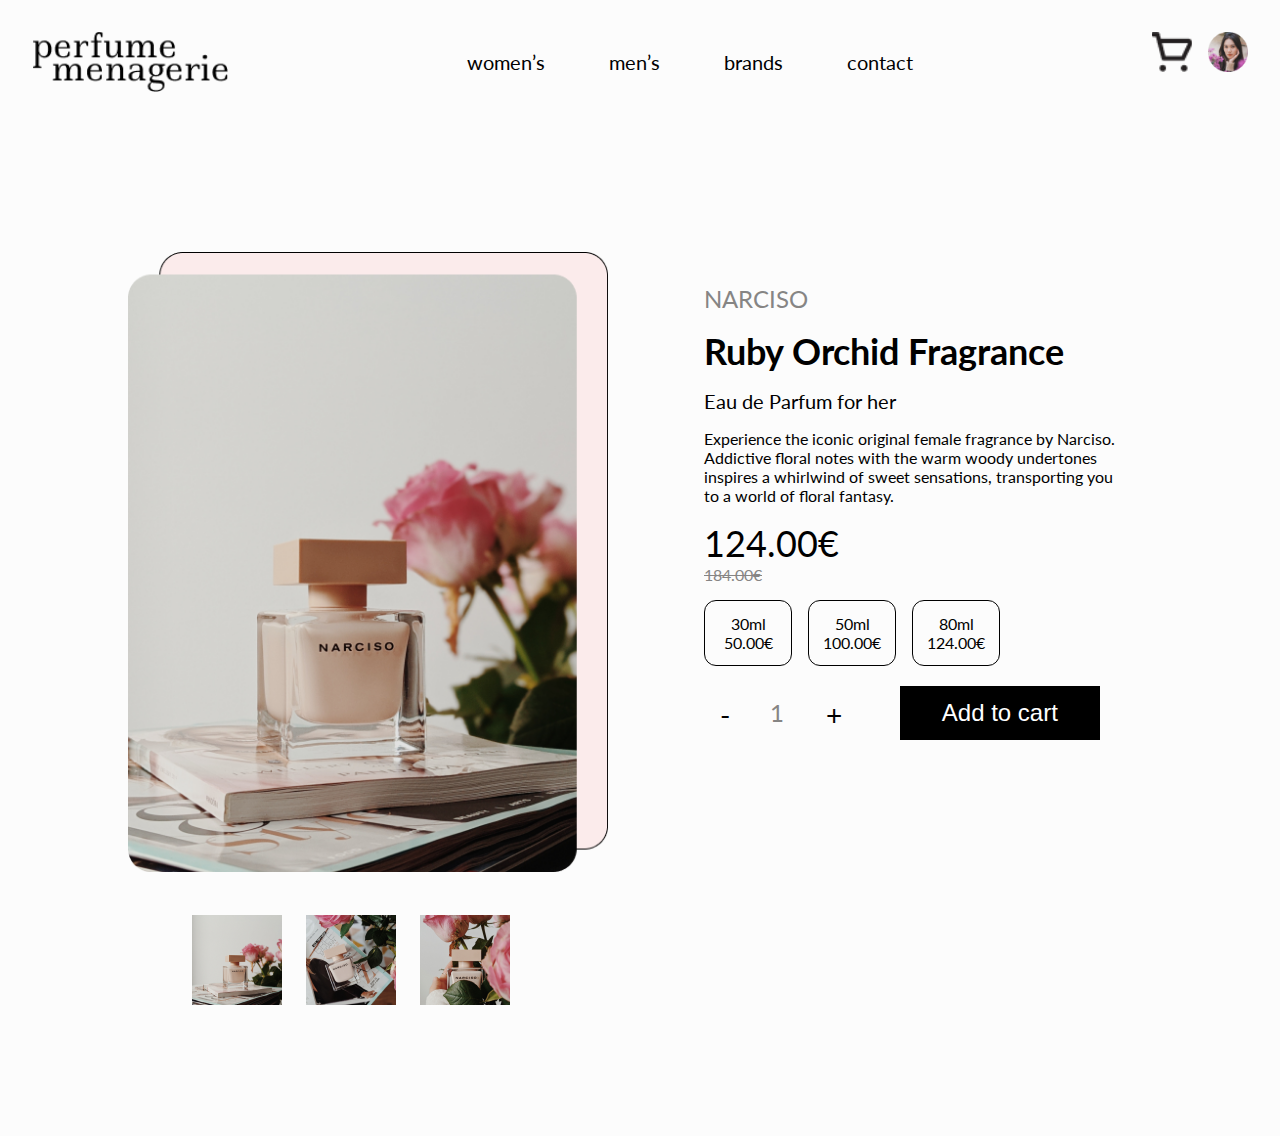
<file: ___homework5/index.html>
<!DOCTYPE html>
<html lang="en">
<head>
    <meta charset="UTF-8">
    <meta http-equiv="X-UA-Compatible" content="IE=edge">
    <meta name="viewport" content="width=device-width, initial-scale=1.0">
    <title>Homework5</title>
    <link rel="stylesheet" href="./index.css">
    <link rel="preconnect" href="https://fonts.googleapis.com">
    <link rel="preconnect" href="https://fonts.gstatic.com" crossorigin>
    <link href="https://fonts.googleapis.com/css2?family=Inter:wght@100;200;300;400;500;600;700;800;900&family=Lato:ital,wght@0,100;0,300;0,400;0,700;0,900;1,100;1,300;1,400;1,700;1,900&family=Poppins:ital,wght@0,100;0,200;0,300;0,400;0,500;0,600;0,700;0,800;0,900;1,100;1,200;1,300;1,400;1,500;1,600;1,700;1,800;1,900&display=swap" rel="stylesheet">
    <script>

        function onOperationChange(operation) {
            let quantityValue = document.getElementById('quantity').innerHTML;
            if (operation == '-') {
                quantityValue = Number(quantityValue);
                if (quantityValue <= 1) {
                    return;
                }
                quantityValue--;

            } else if (operation == '+') {
                quantityValue = Number(quantityValue);
                if (quantityValue >= 20) {
                    return;
                }
                quantityValue++;
            }

            document.getElementById('quantity').innerHTML = quantityValue;
        }
    </script>
</head>
<body>
    <header class="header">
        <img class="logo" src="./images/logo.png" alt="logo">
        <nav class="nav">
            <ul class="nav-list">
                <li class="nav-item"><a href="#" class="nav-link">women’s</a></li>
                <li class="nav-item"><a href="#" class="nav-link">men’s</a></li>
                <li class="nav-item"><a href="#" class="nav-link">brands</a></li>
                <li class="nav-item"><a href="#" class="nav-link">contact</a></li>
            </ul>
        </nav>
        <div class="header-img">
            <img src="./images/basket.png" alt="basket" width="40" height="40">
            <img src="./images/ellipse.png" alt="ellipse" width="40" height="40">
        </div>
    </header>
    <main>
        <section>
            <img class="img-mobile" src="./images/product-mobile.png" alt="">
            <div class="container">
                <div class="l-container">
                    <img class="container-img" src="./images/product.png" alt="product">
                    <div class="container-gallery">
                        <img src="./images/photo1.png" alt="" width="90px" height="90px">
                        <img class="mx-20" src="./images/photo2.png" alt="" width="90px" height="90px">
                        <img src="./images/photo3.png" alt="" width="90px" height="90px">
                    </div>
                </div>
                <div class="r-container">
                    <h2 class="color-gray fw-400">NARCISO</h2>
                        <h1 class="fw-700">Ruby Orchid Fragrance</h1>
                        <h3 class="fw-400">Eau de Parfum for her</h3>
                        <p>Experience the iconic original female fragrance by Narciso. Addictive floral notes with the warm woody undertones inspires a whirlwind of sweet sensations, transporting you to a world of floral fantasy.</p>
                        <div class="d-flex-mobile">
                            <div class="price fw-400">124.00€</div>
                            <div class="old-price color-gray">184.00€</div>
                        </div>
                        <div class="card-products">
                            <div class="card" id="30ml" onclick="onColorChange('30ml')">
                                <div>30ml</div>
                                <div>50.00€</div>
                            </div>
                            <div class="card" id="50ml" onclick="onColorChange('50ml')">
                                <div>50ml</div>
                                <div>100.00€</div>
                            </div>
                            <div class="card" id="80ml" onclick="onColorChange('80ml')">
                                <div>80ml</div> 
                                <div>124.00€</div>
                            </div>
                        </div>
                        <div class="card-bottom">
                            <div class="card-quantity">
                                <div class="p-2 cursor-pointer font-size" onclick="onOperationChange('-')">-</div>
                                <div class="quantity p-2 cursor-pointer" id="quantity">1</div>
                                <div class="p-2 cursor-pointer font-size"  onclick="onOperationChange('+')">+</div>
                            </div> 
                            <button class="btn">Add to cart</button>
                        </div>
                </div>
            </div>
                <!--<div class="card">
                    <img class="card-img" src="./images/product.png" alt="product">
                    <div class="card-details">
                        <h2 class="color-gray fw-400">NARCISO</h2>
                        <h1 class="fw-700">Ruby Orchid Fragrance</h1>
                        <h3 class="fw-400">Eau de Parfum for her</h3>
                        <p>Experience the iconic original female fragrance by Narciso. Addictive floral notes with the warm woody undertones inspires a whirlwind of sweet sensations, transporting you to a world of floral fantasy.</p>
                        <div class="price fw-400">124.00€</div>
                        <div class="old-price color-gray">184.00€</div>
                        <div class="card-products">
                            <img src="./images/product1.png" alt="product1">
                            <img src="./images/product2.png" alt="product2">
                            <img src="./images/product3.png" alt="product3">
                        </div>
                        <div class="card-bottom">
                            <div class="vectors">
                                <img src="./images/minus.png" alt="minus">
                                <img class="mx-20" src="./images/1.png" alt="number">
                                <img src="./images/plus.png" alt="plus">
                            </div> 
                            <button class="btn">Add to cart</button>
                        </div>
                    </div>
                </div>
            </div>
            <div class="product-gallery">
                <img src="./images/photo1.png" alt="" width="90px" height="90px">
                <img class="mx-20" src="./images/photo2.png" alt="" width="90px" height="90px">
                <img src="./images/photo3.png" alt="" width="90px" height="90px">
            </div>-->
        </section>

    </main>   
    
</body>
</html>
</file>
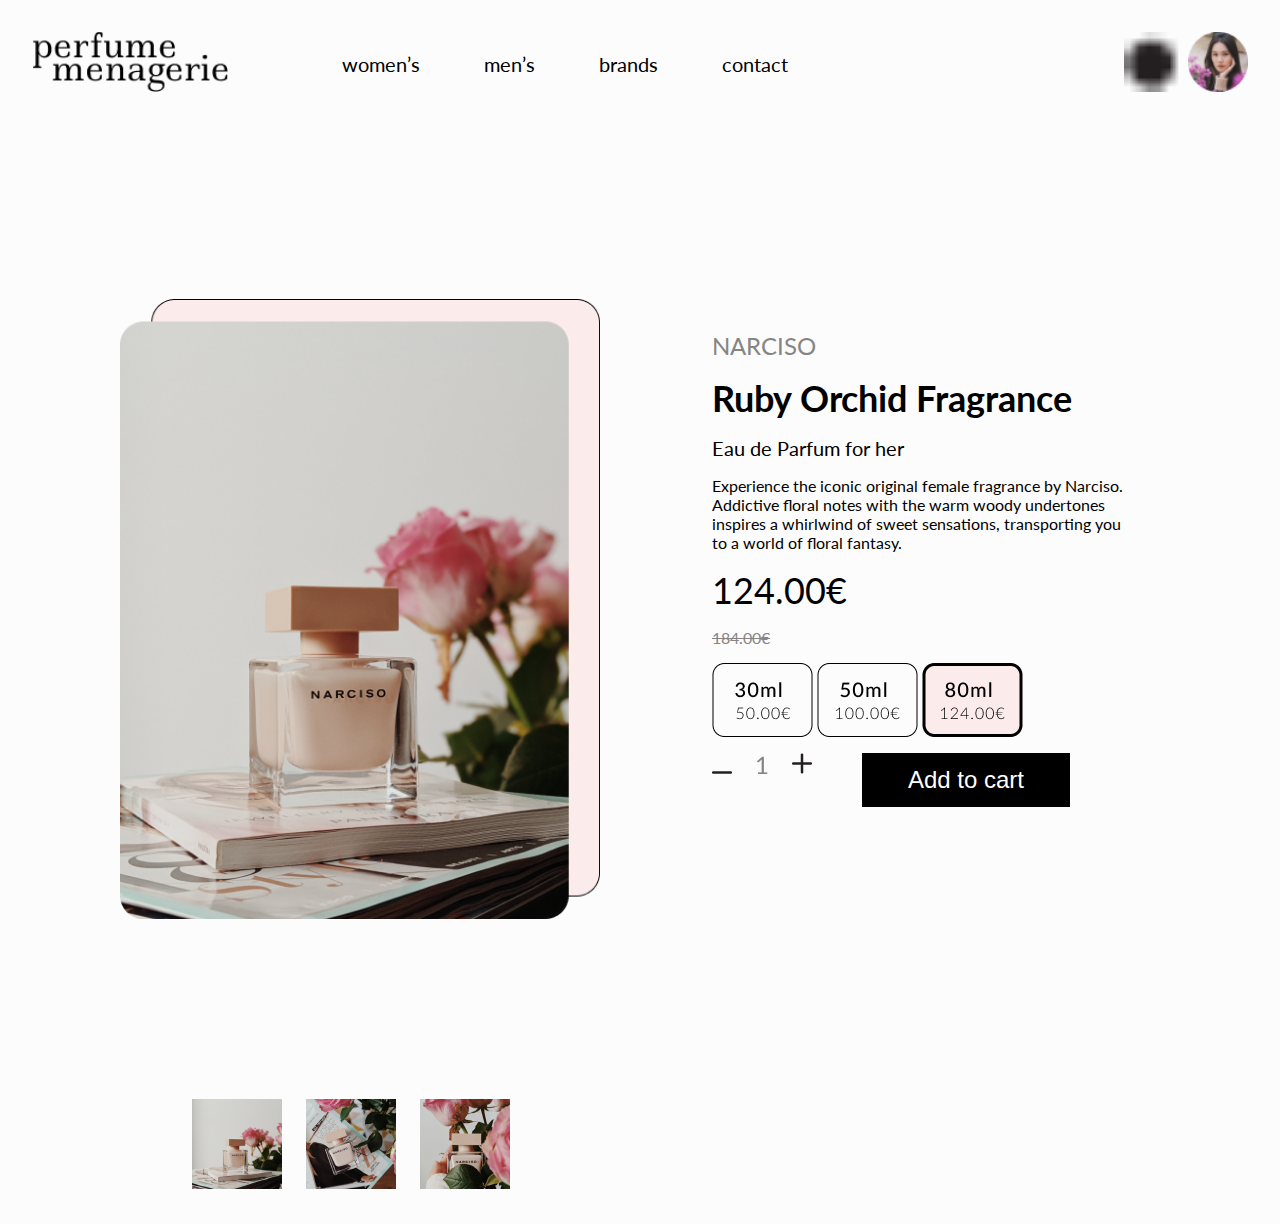
<file: homework5/index.html>
<!DOCTYPE html>
<html lang="en">
<head>
    <meta charset="UTF-8">
    <meta http-equiv="X-UA-Compatible" content="IE=edge">
    <meta name="viewport" content="width=device-width, initial-scale=1.0">
    <title>Homework5</title>
    <link rel="stylesheet" href="./index.css">
    <link rel="preconnect" href="https://fonts.googleapis.com">
    <link rel="preconnect" href="https://fonts.gstatic.com" crossorigin>
    <link href="https://fonts.googleapis.com/css2?family=Inter:wght@100;200;300;400;500;600;700;800;900&family=Lato:ital,wght@0,100;0,300;0,400;0,700;0,900;1,100;1,300;1,400;1,700;1,900&family=Poppins:ital,wght@0,100;0,200;0,300;0,400;0,500;0,600;0,700;0,800;0,900;1,100;1,200;1,300;1,400;1,500;1,600;1,700;1,800;1,900&display=swap" rel="stylesheet">
</head>
<body>
    <header class="header">
        <img class="logo" src="./images/logo.png" alt="logo">
        <nav class="nav">
            <ul class="nav-list">
                <li class="nav-item"><a href="#" class="nav-link">women’s</a></li>
                <li class="nav-item"><a href="#" class="nav-link">men’s</a></li>
                <li class="nav-item"><a href="#" class="nav-link">brands</a></li>
                <li class="nav-item"><a href="#" class="nav-link">contact</a></li>
            </ul>
            <div class="header-img">
                <img src="./images/basket.png" alt="basket" width="60px" height="60px">
                <img src="./images/ellipse.png" alt="ellipse" width="60px" height="60px">
            </div>
        </nav>
    </header>
    <main>
        <section>
            <div class="wrapper">
                <div class="card">
                    <img class="card-img" src="./images/product.png" alt="product">
                    <div class="card-details">
                        <h2 class="color-gray fw-400">NARCISO</h2>
                        <h1 class="fw-700">Ruby Orchid Fragrance</h1>
                        <h3 class="fw-400">Eau de Parfum for her</h3>
                        <p>Experience the iconic original female fragrance by Narciso. Addictive floral notes with the warm woody undertones inspires a whirlwind of sweet sensations, transporting you to a world of floral fantasy.</p>
                        <div class="price fw-400">124.00€</div>
                        <div class="old-price color-gray">184.00€</div>
                        <div class="card-products">
                            <img src="./images/product1.png" alt="product1">
                            <img src="./images/product2.png" alt="product2">
                            <img src="./images/product3.png" alt="product3">
                        </div>
                        <div class="card-bottom">
                            <div class="vectors">
                                <img src="./images/minus.png" alt="minus">
                                <img class="mx-20" src="./images/1.png" alt="number">
                                <img src="./images/plus.png" alt="plus">
                            </div> 
                            <button class="btn">Add to cart</button>
                        </div>
                    </div>
                </div>
            </div>
            <div class="product-gallery">
                <img src="./images/photo1.png" alt="" width="90px" height="90px">
                <img class="mx-20" src="./images/photo2.png" alt="" width="90px" height="90px">
                <img src="./images/photo3.png" alt="" width="90px" height="90px">
            </div>
        </section>

    </main>   
</body>
</html>
</file>
<file: ___homework5/index.css>
* {
  box-sizing: border-box;
}

html, body, div, span, applet, object, iframe, h1, h2, h3, h4, h5, h6, p, blockquote,
pre, a, abbr, acronym, address, big, cite, code, del, dfn, em, img, ins, kbd, q, s, samp,
small, strike, strong, sub, sup, tt, var, b, u, i, center,
dl, dt, dd, ol, ul, li, fieldset, form, label, legend, table, caption, tbody, tfoot,
thead, tr, th, td, article, aside, canvas, details, embed, figure, figcaption, footer,
header, hgroup, menu, nav, output, ruby, section, summary,
time, mark, audio, video {
  margin: 0;
  padding: 0;
}

/* HTML5 display-role reset for older browsers */
article, aside, details, figcaption, figure, footer, header, hgroup, menu, nav, section {
  display: block;
}

ol, ul {
  list-style: none;
}

blockquote, q {
  quotes: none;
}

blockquote:before, blockquote:after, q:before, q:after {
  content: "";
  content: none;
}

table {
  border-collapse: collapse;
  border-spacing: 0;
}

/*
h1 - 36px
h2 - 24px
h3 - 20px
*/
body {
  background-color: #FCFCFC;
  font-family: "Lato", "Inter", sans-serif;
}

/*main {
 padding: 2rem;
}*/
h1, .h1 {
  font-size: 2.25rem;
}

h2, .h2 {
  font-size: 1.5rem;
}

h3, .h3 {
  font-size: 1.25rem;
}

.color-gray {
  color: #868584;
}

.fw-400 {
  font-weight: 400;
}

.fw-700 {
  font-weight: 700;
}

.mx-20 {
  margin-left: 20px;
  margin-right: 20px;
}

.d-flex {
  display: flex;
}

.justify-content-center {
  justify-content: center;
}

.align-content-center {
  align-content: center;
}

.h-100 {
  height: 100vh;
}

.p-2 {
  padding: 1rem;
}

.font-size {
  width: 40px;
  height: 40px;
  font-size: 28px;
}

.cursor-pointer {
  cursor: pointer;
}

.img-mobile {
  display: none;
}

.header {
  display: flex;
  justify-content: space-between;
  padding: 2rem;
}
.header .logo {
  object-fit: cover;
  width: 196px;
  height: 60px;
}
.header .header-img {
  display: flex;
  gap: 1rem;
}
.header .header-img img {
  object-fit: cover;
  cursor: pointer;
}

.nav {
  display: flex;
  align-items: center;
  gap: 20rem;
}
.nav .nav-list {
  display: flex;
  align-items: center;
  gap: 2rem;
}
.nav .nav-item {
  padding: 1rem;
  cursor: pointer;
}
.nav .nav-item:hover {
  color: #1F93FF;
}
.nav .nav-link {
  text-decoration: none;
  color: inherit;
  font-size: 20px;
  font-weight: 400;
}

.container {
  display: grid;
  grid-template-columns: repeat(2, 1fr);
  gap: 4rem;
  margin: 4rem;
  padding: 4rem;
}

.l-container .container-img {
  object-fit: cover;
  width: 480px;
  height: 620px;
}
.l-container .container-gallery {
  margin-top: 40px;
  margin-left: 4rem;
}

.r-container {
  /*width: 480px;
  height: 520px;*/
  display: flex;
  flex-direction: column;
  gap: 1rem;
  padding: 2rem;
}
.r-container .price {
  font-size: 2.25rem;
}
.r-container .old-price {
  text-decoration-line: line-through;
}

.card-products {
  display: flex;
  gap: 1rem;
}
.card-products .card {
  display: flex;
  flex-direction: column;
  align-items: center;
  justify-content: center;
  cursor: pointer;
  padding: 2rem;
  width: 88px;
  height: 24px;
  border-radius: 12px;
  border: 1px solid #000000;
}
.card-products .card.active {
  background-color: #FBEBEB;
  border: 3px solid #000000;
}

.card-bottom {
  display: flex;
  gap: 50px;
  align-items: center;
}
.card-bottom .card-quantity {
  display: flex;
  gap: 10px;
}
.card-bottom .quantity {
  color: #868584;
  font-size: 24px;
}

.btn {
  padding: 12px 32px;
  width: 48%;
  color: white;
  background-color: #000000;
  border: 1px solid #000000;
  cursor: pointer;
  font-size: 24px;
}
.btn:hover {
  color: #000000;
  background-color: white;
  border: 1px solid #000000;
}
.btn:focus {
  border: 1px solid #1F93FF;
  color: white;
  background-color: #000000;
}
.btn:active {
  color: #868584;
  background-color: #000000;
  border: 1px solid #000000;
}

@media screen and (max-width: 789px) {
  .img-mobile {
    display: block;
    object-fit: cover;
    width: 100%;
    height: 500px;
  }
  .nav {
    display: none;
  }
  .container {
    grid-template-columns: 1fr;
    margin: auto;
  }
  .container .container-img {
    display: none;
  }
  .container .container-gallery {
    display: none;
  }
  .card-products {
    display: none;
  }
  .d-flex-mobile {
    display: flex;
    justify-content: space-between;
  }
  .card-bottom {
    flex-direction: column;
  }
}

/*# sourceMappingURL=index.css.map */
</file>
<file: homework5/index.css>
* {
  box-sizing: border-box;
}

html, body, div, span, applet, object, iframe, h1, h2, h3, h4, h5, h6, p, blockquote,
pre, a, abbr, acronym, address, big, cite, code, del, dfn, em, img, ins, kbd, q, s, samp,
small, strike, strong, sub, sup, tt, var, b, u, i, center,
dl, dt, dd, ol, ul, li, fieldset, form, label, legend, table, caption, tbody, tfoot,
thead, tr, th, td, article, aside, canvas, details, embed, figure, figcaption, footer,
header, hgroup, menu, nav, output, ruby, section, summary,
time, mark, audio, video {
  margin: 0;
  padding: 0;
}

/* HTML5 display-role reset for older browsers */
article, aside, details, figcaption, figure, footer, header, hgroup, menu, nav, section {
  display: block;
}

ol, ul {
  list-style: none;
}

blockquote, q {
  quotes: none;
}

blockquote:before, blockquote:after, q:before, q:after {
  content: "";
  content: none;
}

table {
  border-collapse: collapse;
  border-spacing: 0;
}

/*
h1 - 36px
h2 - 24px
h3 - 20px
*/
body {
  background-color: #FCFCFC;
  font-family: "Lato", "Inter", sans-serif;
}

main {
  padding: 2rem;
}

h1, .h1 {
  font-size: 2.25rem;
}

h2, .h2 {
  font-size: 1.5rem;
}

h3, .h3 {
  font-size: 1.25rem;
}

.color-gray {
  color: #868584;
}

.fw-400 {
  font-weight: 400;
}

.fw-700 {
  font-weight: 700;
}

.mx-20 {
  margin-left: 20px;
  margin-right: 20px;
}

.header {
  display: flex;
  justify-content: space-between;
  /* flex-wrap: wrap;*/
  padding: 2rem;
}
.header .logo {
  object-fit: cover;
  width: 196px;
  height: 60px;
}

.nav {
  display: flex;
  /*flex-wrap: wrap;*/
  align-items: center;
  gap: 20rem;
}
.nav .nav-list {
  display: flex;
  /*flex-wrap: wrap;*/
  gap: 2rem;
  align-items: center;
}
.nav .nav-item {
  padding: 1rem;
}
.nav .nav-item:hover {
  color: #1F93FF;
}
.nav .nav-link {
  cursor: pointer;
  font-size: 20px;
  font-weight: 400;
  color: inherit;
  text-decoration: none;
}

.header-img {
  object-fit: cover;
  border-radius: 50%;
}

.wrapper {
  width: 100%;
  height: 100vh;
  display: flex;
  justify-content: center;
  align-items: center;
}

.card {
  display: flex;
  gap: 5rem;
}
.card .card-img {
  object-fit: cover;
  width: 480px;
  height: 620px;
}
.card .card-details {
  width: 480px;
  height: 520px;
  display: flex;
  flex-direction: column;
  gap: 1rem;
  padding: 2rem;
}
.card .price {
  font-size: 2.25rem;
}
.card .old-price {
  text-decoration-line: line-through;
}
.card .card-products {
  object-fit: cover;
  width: 100%;
  height: 74px;
}

.card-bottom {
  display: flex;
  gap: 50px;
}

.vectors {
  object-fit: cover;
}

.btn {
  padding: 12px 32px;
  width: 50%;
  color: white;
  background-color: #000000;
  border: 1px solid #000000;
  cursor: pointer;
  font-size: 24px;
}

[class=btn]:hover {
  color: #000000;
  background-color: white;
  border: 2px solid #000000;
}

[class=btn]:focus {
  border: 2px solid #1F93FF;
  color: white;
  background-color: #000000;
}

[class=btn]:active {
  color: #868584;
  background-color: #000000;
  border: 2px solid #000000;
}

.product-gallery {
  margin-top: 40px;
  margin-left: 10rem;
}

/*# sourceMappingURL=index.css.map */
</file>
